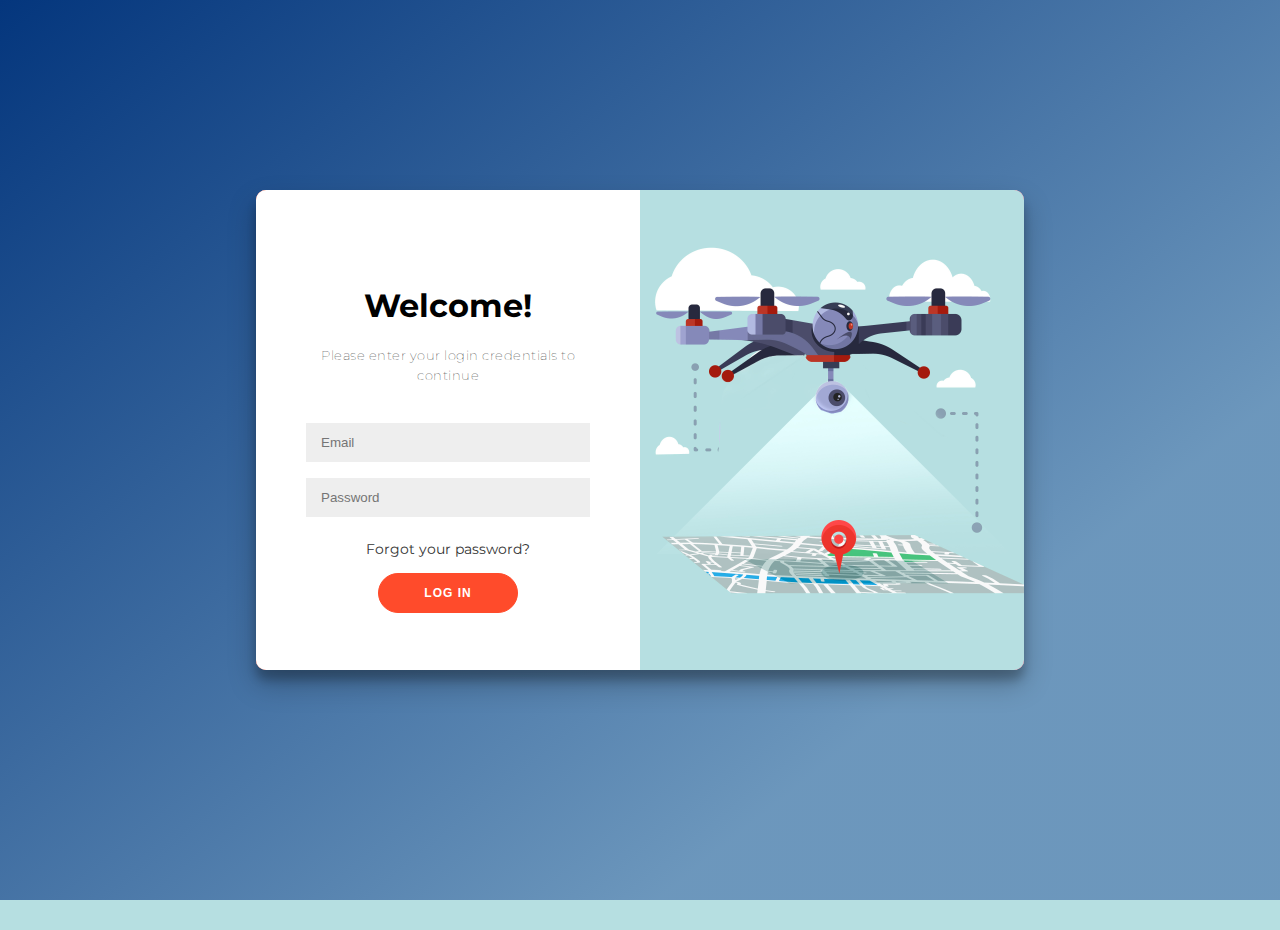
<file: index.html>
<!DOCTYPE html>
<html>
<head>
	<link rel="stylesheet" href="style.css">
	<link rel="stylesheet" href="https://cdnjs.cloudflare.com/ajax/libs/font-awesome/4.7.0/css/font-awesome.min.css">
	<title>Login Form Using HTML And CSS Only</title>
</head>
<body>
	<div class="container" id="container">
		<div class="form-container log-in-container">
			<form action="home2.html">
                <br>
                <br>  
				<h1>Welcome!</h1>
                <p style="font-size: small;">Please enter your login credentials to continue</p>
				<!-- <div class="social-container">
					<a href="#" class="social"><i class="fa fa-facebook fa-2x"></i></a>
					<a href="#" class="social"><i class="fab fa fa-twitter fa-2x"></i></a>
				</div> -->
				<!-- <span>or use your account</span> -->
				<input type="email" placeholder="Email" />
				<input type="password" placeholder="Password" />
				<a href="#">Forgot your password?</a>
				<button href="home.html">Log In</button>
			</form>
		</div>
		<div class="overlay-container">
			<div class="overlay">
				<div class="overlay-panel overlay-right">
					<!-- <h1>HTML CSS Login Form</h1>
					<p>This login form is created using pure HTML and CSS. For social icons, FontAwesome is used.</p> -->
                    <img src="171516-OWBDXS-999.jpg" alt="Girl in a jacket" width="500" height="600">
                </div>
			</div>
		</div>
	</div>
</body>
</html>
</file>
<file: style.css>
@import url('https://fonts.googleapis.com/css?family=Montserrat:400,800');

* {
	box-sizing: border-box;
}

body {
    /* background-image: url("bg.jpg"); */
	background: #b6dfe1;
	display: flex;
	justify-content: center;
	align-items: center;
	flex-direction: column;
	font-family: 'Montserrat', sans-serif;
	height: 100vh;
	margin: -20px 0 50px;
    background-attachment: fixed;
    background-image: linear-gradient( 
141deg
 , #04367d 0%, #0b388c6e 74%);
}

h1 {
	font-weight: bold;
	margin: 0;
}

p {
	font-size: 14px;
	font-weight: 100;
	line-height: 20px;
	letter-spacing: 0.5px;
	margin: 20px 0 30px;
}

span {
	font-size: 12px;
}

a {
	color: #333;
	font-size: 14px;
	text-decoration: none;
	margin: 15px 0;
}

button {
	border-radius: 20px;
	border: 1px solid #FF4B2B;
	background-color: #FF4B2B;
	color: #FFFFFF;
	font-size: 12px;
	font-weight: bold;
	padding: 12px 45px;
	letter-spacing: 1px;
	text-transform: uppercase;
	transition: transform 80ms ease-in;
}

form {
	background-color: #FFFFFF;
	display: flex;
	align-items: center;
	justify-content: center;
	flex-direction: column;
	padding: 0 50px;
	height: 100%;
	text-align: center;
}

input {
	background-color: #eee;
	border: none;
	padding: 12px 15px;
	margin: 8px 0;
	width: 100%;
}

.container {
	background-color: #fff;
	border-radius: 10px;
  	box-shadow: 0 14px 28px rgba(0,0,0,0.25), 0 10px 10px rgba(0,0,0,0.22);
	position: relative;
	overflow: hidden;
	width: 768px;
	max-width: 100%;
	min-height: 480px;
}

.form-container {
	position: absolute;
	top: 0;
	height: 100%;
}

.log-in-container {
	left: 0;
	width: 50%;
	z-index: 2;
}


.overlay-container {
	position: absolute;
	top: 0;
	left: 50%;
	width: 50%;
	height: 100%;
}


.overlay {
	background: #FF416C;
	background: -webkit-linear-gradient(to right, #FF4B2B, #FF416C);
	background: linear-gradient(to right, #FF4B2B, #FF416C);
	background-repeat: no-repeat;
	background-size: cover;
	background-position: 0 0;
	color: #FFFFFF;
	position: relative;
	left: -100%;
	height: 100%;
	width: 200%;
}

.overlay-panel {
	position: absolute;
	display: flex;
	align-items: center;
	justify-content: center;
	flex-direction: column;
	padding: 0 40px;
	text-align: center;
	top: 0;
	height: 100%;
	width: 50%;
}


.overlay-right {
	right: 0;
}


.social-container {
    margin: 21px 0;
}

.social-container a {
	border: 1px solid #DDDDDD;
	border-radius: 50%;
	display: inline-flex;
	justify-content: center;
	align-items: center;
	margin: 0 5px;
	height: 40px;
	width: 40px;
}
</file>
